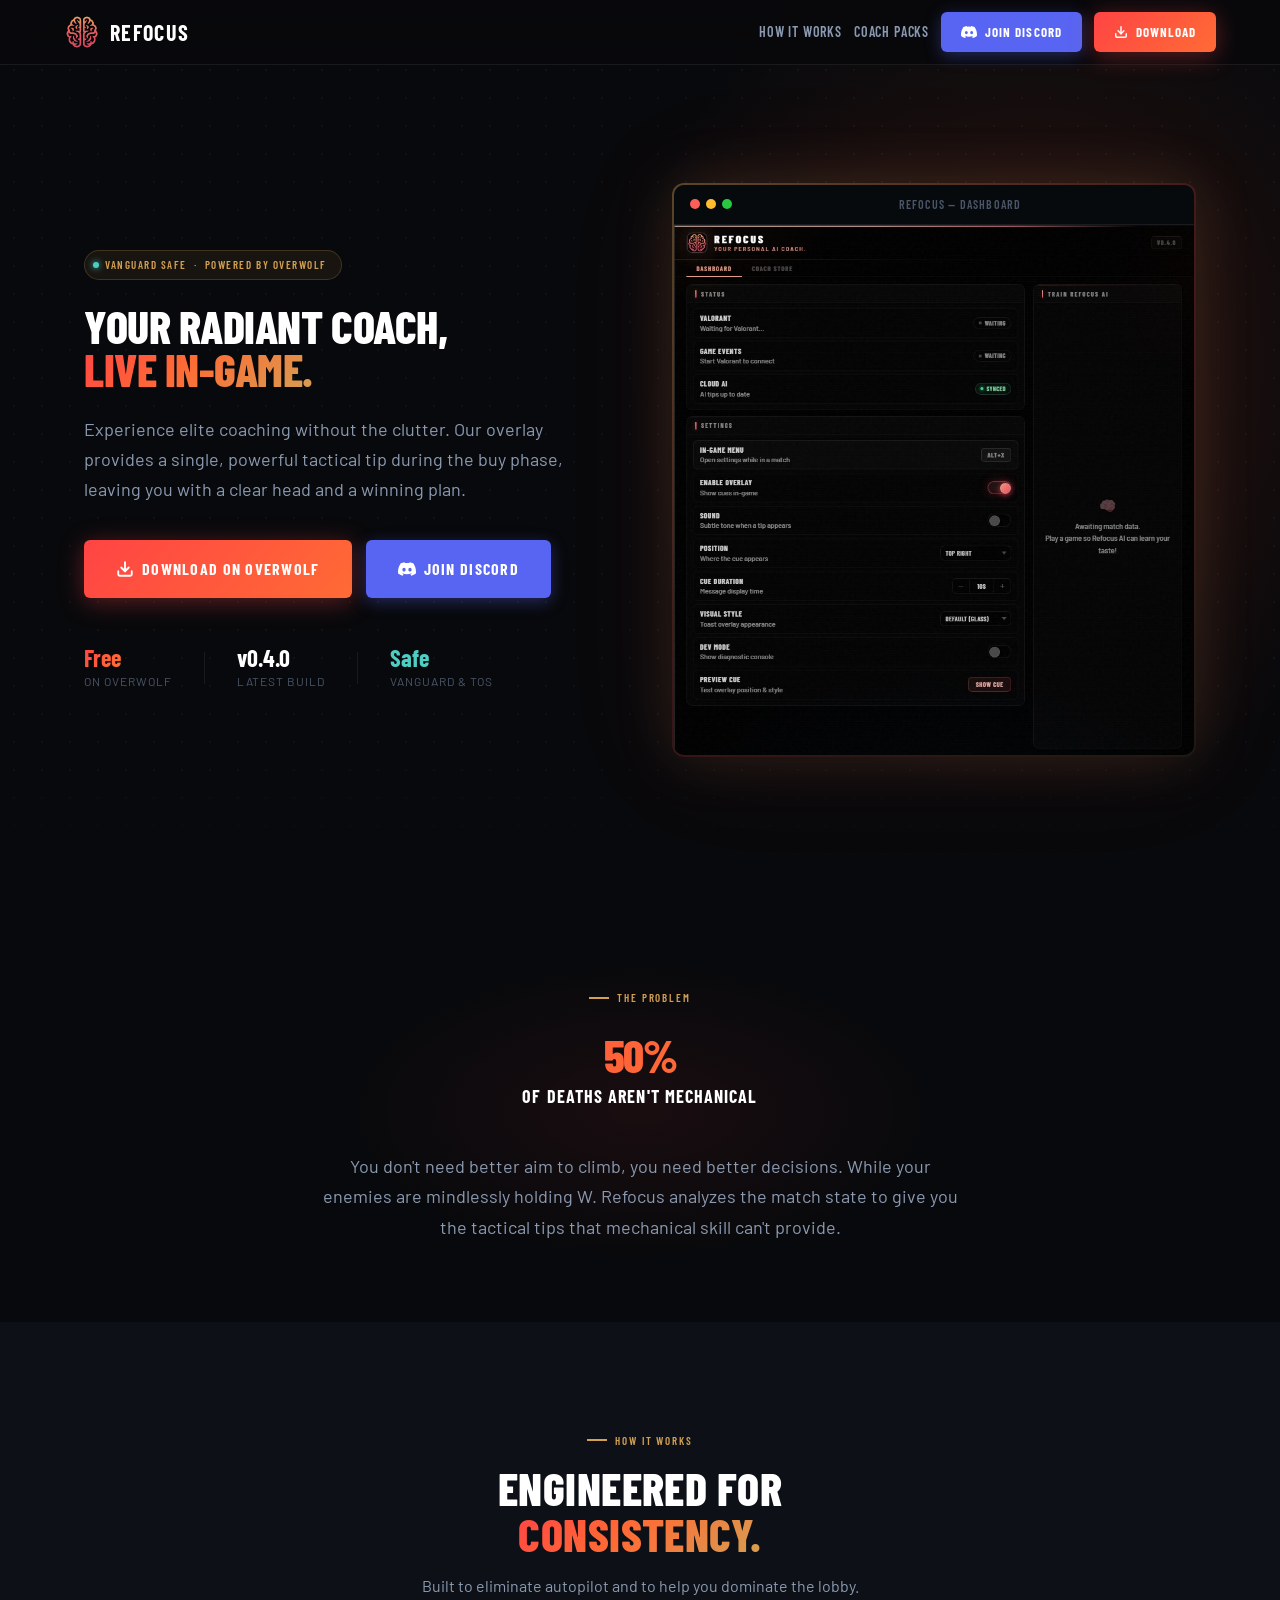
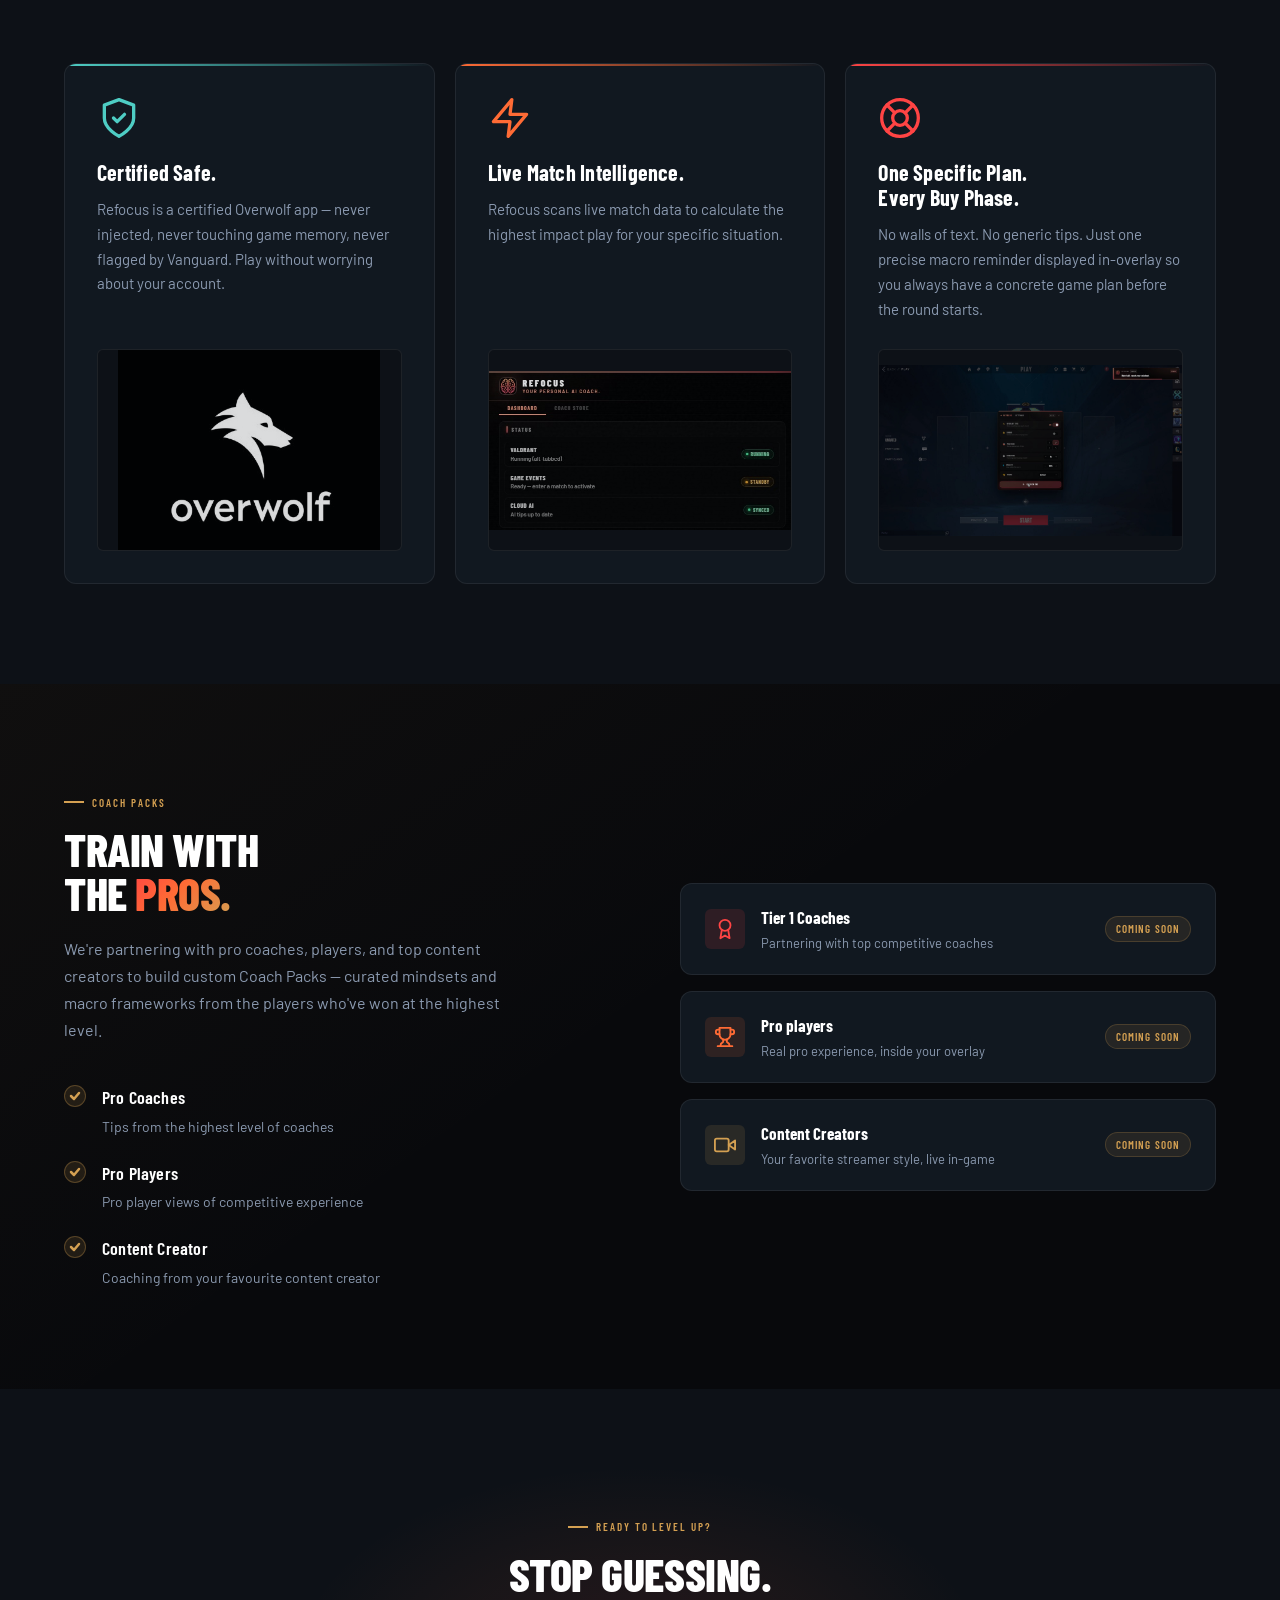
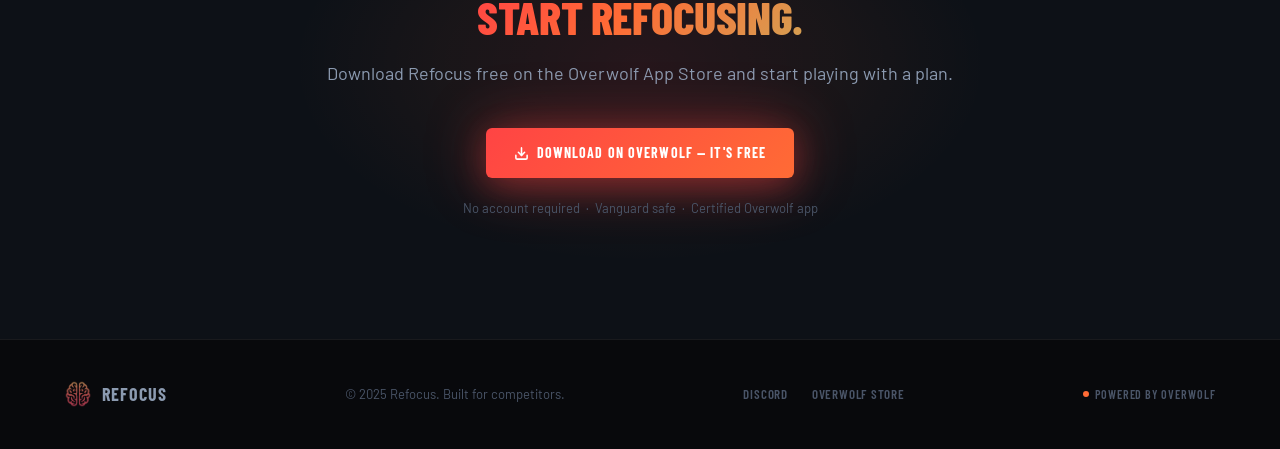
<file: index.html>
<!DOCTYPE html>
<html lang="en">
<head>
  <meta charset="UTF-8">
  <meta name="viewport" content="width=device-width, initial-scale=1.0">
  <title>Refocus — Your Radiant Coach, Live In-Game</title>
  <meta name="description" content="Refocus delivers one precise macro coaching cue every buy phase — a Vanguard-safe Overwolf overlay powered by live match data.">
  <link rel="icon" href="icon.ico" type="image/x-icon">
  <link rel="stylesheet" href="fonts.css">
  <style>
    /* ─── Reset & Base ─────────────────────────────────────────────── */
    *, *::before, *::after {
      box-sizing: border-box;
      margin: 0;
      padding: 0;
    }

    :root {
      --bg-primary:    #08090c;
      --bg-secondary:  #0d1117;
      --bg-card:       #111820;
      --bg-card-alt:   #0f141c;
      --accent-fire:   #ff4444;
      --accent-orange: #ff6b35;
      --accent-gold:   #d4a052;
      --accent-cyan:   #4ecdc4;
      --text-primary:  #ffffff;
      --text-secondary:#8b9ab0;
      --text-muted:    #4a5568;
      --border:        rgba(255, 255, 255, 0.07);
      --border-gold:   rgba(212, 160, 82, 0.3);
      --glow-red:      rgba(255, 68, 68, 0.25);
      --glow-orange:   rgba(255, 107, 53, 0.20);
      --glow-gold:     rgba(212, 160, 82, 0.15);
      --radius-sm:     6px;
      --radius-md:     12px;
      --radius-lg:     20px;
      --transition:    all 0.22s cubic-bezier(0.4, 0, 0.2, 1);
      --max-width:     1200px;
    }

    html {
      scroll-behavior: smooth;
    }

    body {
      font-family: 'Barlow', system-ui, -apple-system, sans-serif;
      font-weight: 400;
      background-color: var(--bg-primary);
      color: var(--text-primary);
      line-height: 1.6;
      overflow-x: hidden;
      -webkit-font-smoothing: antialiased;
    }

    /* ─── Utility ───────────────────────────────────────────────────── */
    .container {
      max-width: var(--max-width);
      margin: 0 auto;
      padding: 0 24px;
    }

    .gradient-text {
      background: linear-gradient(135deg, #ff4444 0%, #ff6b35 45%, #d4a052 100%);
      -webkit-background-clip: text;
      -webkit-text-fill-color: transparent;
      background-clip: text;
    }

    .section-label {
      font-family: 'Barlow Condensed', sans-serif;
      font-weight: 600;
      font-size: 11px;
      letter-spacing: 0.18em;
      text-transform: uppercase;
      color: var(--accent-gold);
      display: inline-flex;
      align-items: center;
      gap: 8px;
    }

    .section-label::before {
      content: '';
      display: inline-block;
      width: 20px;
      height: 2px;
      background: var(--accent-gold);
      flex-shrink: 0;
    }

    .btn {
      display: inline-flex;
      align-items: center;
      gap: 8px;
      font-family: 'Barlow Condensed', sans-serif;
      font-weight: 700;
      font-size: 15px;
      letter-spacing: 0.08em;
      text-transform: uppercase;
      text-decoration: none;
      padding: 14px 28px;
      border-radius: var(--radius-sm);
      border: none;
      cursor: pointer;
      transition: var(--transition);
      white-space: nowrap;
    }

    .btn-primary {
      background: linear-gradient(135deg, var(--accent-fire) 0%, var(--accent-orange) 100%);
      color: #fff;
      box-shadow: 0 4px 24px rgba(255, 68, 68, 0.35);
    }

    .btn-primary:hover {
      transform: translateY(-2px);
      box-shadow: 0 8px 40px rgba(255, 68, 68, 0.5);
      filter: brightness(1.08);
    }

    .btn-primary:active {
      transform: translateY(0);
    }

    .btn-ghost {
      background: transparent;
      color: var(--text-secondary);
      border: 1px solid var(--border);
    }

    .btn-ghost:hover {
      border-color: var(--border-gold);
      color: var(--text-primary);
      background: rgba(212, 160, 82, 0.06);
    }

    .btn-discord {
      background: #5865f2;
      color: #fff;
      box-shadow: 0 4px 16px rgba(88, 101, 242, 0.35);
    }

    .btn-discord:hover {
      transform: translateY(-2px);
      box-shadow: 0 8px 28px rgba(88, 101, 242, 0.5);
      filter: brightness(1.1);
    }

    .btn-discord:active {
      transform: translateY(0);
    }

    /* ─── Nav ───────────────────────────────────────────────────────── */
    nav {
      position: fixed;
      top: 0;
      left: 0;
      right: 0;
      z-index: 100;
      background: rgba(8, 9, 12, 0.88);
      backdrop-filter: blur(16px);
      -webkit-backdrop-filter: blur(16px);
      border-bottom: 1px solid var(--border);
    }

    .nav-inner {
      max-width: var(--max-width);
      margin: 0 auto;
      padding: 0 24px;
      height: 64px;
      display: flex;
      align-items: center;
      justify-content: space-between;
    }

    .nav-brand {
      display: flex;
      align-items: center;
      gap: 10px;
      text-decoration: none;
    }

    .nav-logo {
      height: 36px;
      width: auto;
    }

    .nav-wordmark {
      font-family: 'Barlow Condensed', sans-serif;
      font-weight: 700;
      font-size: 22px;
      letter-spacing: 0.06em;
      color: var(--text-primary);
      line-height: 1;
    }

    .nav-actions {
      display: flex;
      align-items: center;
      gap: 12px;
    }

    .nav-link {
      font-family: 'Barlow Condensed', sans-serif;
      font-weight: 600;
      font-size: 14px;
      letter-spacing: 0.06em;
      text-transform: uppercase;
      color: var(--text-secondary);
      text-decoration: none;
      transition: var(--transition);
    }

    .nav-link:hover {
      color: var(--text-primary);
    }

    .nav-btn {
      font-size: 13px;
      padding: 10px 20px;
    }

    /* ─── Hero ──────────────────────────────────────────────────────── */
    #hero {
      position: relative;
      min-height: 100vh;
      display: flex;
      align-items: center;
      padding: 120px 0 80px;
      overflow: hidden;
    }

    .hero-bg {
      position: absolute;
      inset: 0;
      pointer-events: none;
    }

    .hero-bg::before {
      content: '';
      position: absolute;
      inset: 0;
      background-image: radial-gradient(circle, rgba(255,255,255,0.035) 1px, transparent 1px);
      background-size: 28px 28px;
    }

    .hero-bg::after {
      content: '';
      position: absolute;
      top: 0;
      right: 0;
      width: 65%;
      height: 100%;
      background: radial-gradient(ellipse 70% 70% at 70% 40%, rgba(255, 68, 68, 0.09) 0%, rgba(255, 107, 53, 0.05) 40%, transparent 70%);
    }

    .hero-glow-bottom {
      position: absolute;
      bottom: 0;
      left: 0;
      right: 0;
      height: 200px;
      background: linear-gradient(to top, var(--bg-primary), transparent);
    }

    .hero-inner {
      position: relative;
      z-index: 1;
      display: grid;
      grid-template-columns: 1fr 1fr;
      gap: 64px;
      align-items: center;
    }

    .hero-pill {
      display: inline-flex;
      align-items: center;
      gap: 6px;
      background: rgba(212, 160, 82, 0.08);
      border: 1px solid rgba(212, 160, 82, 0.22);
      border-radius: 40px;
      padding: 5px 14px 5px 8px;
      margin-bottom: 24px;
    }

    .hero-pill-dot {
      width: 6px;
      height: 6px;
      border-radius: 50%;
      background: var(--accent-cyan);
      box-shadow: 0 0 6px var(--accent-cyan);
      animation: pulse-dot 2s ease-in-out infinite;
    }

    @keyframes pulse-dot {
      0%, 100% { opacity: 1; }
      50% { opacity: 0.4; }
    }

    .hero-pill-text {
      font-family: 'Barlow Condensed', sans-serif;
      font-weight: 600;
      font-size: 11px;
      letter-spacing: 0.14em;
      text-transform: uppercase;
      color: var(--accent-gold);
    }

    .hero-heading {
      font-family: 'Barlow Condensed', sans-serif;
      font-weight: 800;
      font-size: clamp(32px, 4vw, 46px);
      line-height: 0.95;
      letter-spacing: -0.01em;
      text-transform: uppercase;
      margin-bottom: 24px;
    }

    .hero-sub {
      font-family: 'Barlow', sans-serif;
      font-weight: 400;
      font-size: 18px;
      color: var(--text-secondary);
      line-height: 1.65;
      max-width: 480px;
      margin-bottom: 36px;
    }

    .hero-actions {
      display: flex;
      align-items: center;
      flex-wrap: wrap;
      gap: 14px;
      margin-bottom: 48px;
    }

    .hero-btn-primary {
      font-size: 16px;
      padding: 16px 32px;
    }

    .hero-scroll-link {
      font-family: 'Barlow Condensed', sans-serif;
      font-weight: 600;
      font-size: 14px;
      letter-spacing: 0.06em;
      color: var(--text-secondary);
      text-decoration: none;
      display: flex;
      align-items: center;
      gap: 6px;
      transition: var(--transition);
    }

    .hero-scroll-link:hover {
      color: var(--accent-gold);
    }

    .hero-stats {
      display: flex;
      align-items: center;
      gap: 32px;
    }

    .hero-stat {
      display: flex;
      flex-direction: column;
      gap: 2px;
    }

    .hero-stat-value {
      font-family: 'Barlow Condensed', sans-serif;
      font-weight: 700;
      font-size: 24px;
      color: var(--text-primary);
      line-height: 1;
    }

    .hero-stat-label {
      font-family: 'Barlow', sans-serif;
      font-size: 12px;
      color: var(--text-muted);
      text-transform: uppercase;
      letter-spacing: 0.08em;
    }

    .hero-stat-divider {
      width: 1px;
      height: 32px;
      background: var(--border);
    }

    /* Hero mockup */
    .hero-visual {
      position: relative;
      display: flex;
      justify-content: center;
    }

    .hero-mockup-wrap {
      position: relative;
      border-radius: var(--radius-md);
      padding: 2px;
      background: linear-gradient(135deg, rgba(212,160,82,0.4) 0%, rgba(255,68,68,0.2) 50%, rgba(212,160,82,0.1) 100%);
      box-shadow: 0 0 60px rgba(212, 160, 82, 0.15), 0 0 120px rgba(255, 68, 68, 0.08);
      animation: float 5s ease-in-out infinite;
    }

    @keyframes float {
      0%, 100% { transform: translateY(0px); }
      50% { transform: translateY(-10px); }
    }

    .hero-mockup-inner {
      background: var(--bg-card);
      border-radius: calc(var(--radius-md) - 2px);
      overflow: hidden;
    }

    .hero-mockup-bar {
      background: rgba(0,0,0,0.6);
      padding: 10px 16px;
      display: flex;
      align-items: center;
      gap: 10px;
      border-bottom: 1px solid var(--border);
    }

    .mockup-dots {
      display: flex;
      gap: 6px;
    }

    .mockup-dot {
      width: 10px;
      height: 10px;
      border-radius: 50%;
    }

    .mockup-dot:nth-child(1) { background: #ff5f57; }
    .mockup-dot:nth-child(2) { background: #febc2e; }
    .mockup-dot:nth-child(3) { background: #28c840; }

    .mockup-bar-title {
      font-family: 'Barlow Condensed', sans-serif;
      font-size: 12px;
      font-weight: 600;
      color: var(--text-muted);
      letter-spacing: 0.1em;
      text-transform: uppercase;
      margin-left: auto;
      margin-right: auto;
    }

    .hero-mockup-img {
      width: 100%;
      max-width: 520px;
      height: auto;
      display: block;
    }

    .hero-mockup-glow {
      position: absolute;
      inset: -30px;
      border-radius: 50%;
      background: radial-gradient(circle, rgba(255,68,68,0.08) 0%, transparent 70%);
      z-index: -1;
      pointer-events: none;
    }

    /* ─── Section Shared ────────────────────────────────────────────── */
    section {
      padding: 100px 0;
    }

    /* ─── Problem ───────────────────────────────────────────────────── */
    #problem {
      position: relative;
      overflow: hidden;
      text-align: center;
      padding: 80px 0;
    }

    #problem::before {
      content: '';
      position: absolute;
      top: -1px;
      left: 0;
      right: 0;
      height: 1px;
      background: linear-gradient(90deg, transparent, rgba(255,68,68,0.3), transparent);
    }

    #problem::after {
      content: '';
      position: absolute;
      bottom: -1px;
      left: 0;
      right: 0;
      height: 1px;
      background: linear-gradient(90deg, transparent, rgba(255,68,68,0.3), transparent);
    }

    .problem-bg-glow {
      position: absolute;
      top: 50%;
      left: 50%;
      transform: translate(-50%, -50%);
      width: 600px;
      height: 300px;
      background: radial-gradient(ellipse, rgba(255,68,68,0.07) 0%, transparent 70%);
      pointer-events: none;
    }

    .problem-inner {
      position: relative;
      z-index: 1;
      max-width: 820px;
      margin: 0 auto;
    }

    .problem-stat-block {
      margin: 28px 0 40px;
    }

    .problem-stat-number {
      font-family: 'Barlow Condensed', sans-serif;
      font-weight: 800;
      font-size: clamp(32px, 4vw, 46px);
      line-height: 0.85;
      letter-spacing: -0.04em;
      background: linear-gradient(135deg, #ff4444 0%, #ff6b35 60%, #d4a052 100%);
      -webkit-background-clip: text;
      -webkit-text-fill-color: transparent;
      background-clip: text;
    }

    .problem-stat-label {
      font-family: 'Barlow Condensed', sans-serif;
      font-weight: 700;
      font-size: clamp(14px, 1.5vw, 18px);
      letter-spacing: 0.06em;
      text-transform: uppercase;
      color: var(--text-primary);
      margin-top: 8px;
    }

    .problem-body {
      font-size: 18px;
      color: var(--text-secondary);
      line-height: 1.7;
      max-width: 640px;
      margin: 0 auto;
    }

    .problem-body strong {
      color: var(--text-primary);
      font-weight: 500;
    }

    /* ─── Solution ──────────────────────────────────────────────────── */
    #solution {
      background: var(--bg-secondary);
      position: relative;
    }

    .solution-header {
      text-align: center;
      margin-bottom: 64px;
    }

    .solution-heading {
      font-family: 'Barlow Condensed', sans-serif;
      font-weight: 800;
      font-size: clamp(32px, 4vw, 46px);
      text-transform: uppercase;
      letter-spacing: 0.01em;
      line-height: 1;
      margin-top: 16px;
    }

    .solution-sub {
      font-size: 16px;
      color: var(--text-secondary);
      margin-top: 16px;
      max-width: 500px;
      margin-left: auto;
      margin-right: auto;
    }

    .cards-grid {
      display: grid;
      grid-template-columns: repeat(3, 1fr);
      gap: 20px;
    }

    .card {
      background: var(--bg-card);
      border: 1px solid var(--border);
      border-radius: var(--radius-md);
      padding: 32px;
      position: relative;
      overflow: hidden;
      transition: var(--transition);
      display: flex;
      flex-direction: column;
    }

    .card:hover {
      border-color: var(--border-gold);
      transform: translateY(-4px);
      box-shadow: 0 16px 40px rgba(0,0,0,0.4), 0 0 0 1px rgba(212,160,82,0.1);
    }

    .card-accent-line {
      position: absolute;
      top: 0;
      left: 0;
      right: 0;
      height: 2px;
      border-radius: var(--radius-md) var(--radius-md) 0 0;
    }

    .card-cyan .card-accent-line  { background: linear-gradient(90deg, var(--accent-cyan), transparent); }
    .card-orange .card-accent-line { background: linear-gradient(90deg, var(--accent-orange), transparent); }
    .card-fire .card-accent-line  { background: linear-gradient(90deg, var(--accent-fire), transparent); }

    .card-icon {
      width: 44px;
      height: 44px;
      margin-bottom: 20px;
      flex-shrink: 0;
    }

    .card-icon-cyan  { color: var(--accent-cyan); }
    .card-icon-orange { color: var(--accent-orange); }
    .card-icon-fire  { color: var(--accent-fire); }

    .card-title {
      font-family: 'Barlow Condensed', sans-serif;
      font-weight: 700;
      font-size: 22px;
      letter-spacing: 0.01em;
      line-height: 1.15;
      margin-bottom: 12px;
      color: var(--text-primary);
    }

    .card-body {
      font-size: 15px;
      color: var(--text-secondary);
      line-height: 1.65;
      flex: 1;
    }

    .card-mockup {
      margin-top: 28px;
      border-radius: var(--radius-sm);
      overflow: hidden;
      border: 1px solid var(--border);
      background: var(--bg-secondary);
    }

    .card-mockup img {
      width: 100%;
      height: 200px;
      object-fit: contain;
      object-position: center;
      display: block;
      opacity: 0.85;
      transition: var(--transition);
    }

    .card:hover .card-mockup img {
      opacity: 1;
    }

    /* ─── Partners ──────────────────────────────────────────────────── */
    #partners {
      position: relative;
      overflow: hidden;
    }

    .partners-bg {
      position: absolute;
      inset: 0;
      background: linear-gradient(145deg, rgba(212,160,82,0.04) 0%, transparent 50%);
      pointer-events: none;
    }

    .partners-inner {
      position: relative;
      z-index: 1;
      display: grid;
      grid-template-columns: 1fr 1fr;
      gap: 80px;
      align-items: center;
    }

    .partners-heading {
      font-family: 'Barlow Condensed', sans-serif;
      font-weight: 800;
      font-size: clamp(32px, 4vw, 46px);
      text-transform: uppercase;
      line-height: 0.95;
      letter-spacing: -0.01em;
      margin: 16px 0 20px;
    }

    .partners-body {
      font-size: 16px;
      color: var(--text-secondary);
      line-height: 1.7;
      max-width: 440px;
    }

    .partners-features {
      list-style: none;
      margin-top: 40px;
      display: flex;
      flex-direction: column;
      gap: 20px;
    }

    .feature-item {
      display: flex;
      align-items: flex-start;
      gap: 16px;
    }

    .feature-check {
      width: 22px;
      height: 22px;
      border-radius: 50%;
      background: rgba(212,160,82,0.12);
      border: 1px solid rgba(212,160,82,0.3);
      display: flex;
      align-items: center;
      justify-content: center;
      flex-shrink: 0;
      margin-top: 2px;
    }

    .feature-check svg {
      width: 12px;
      height: 12px;
      color: var(--accent-gold);
    }

    .feature-text {
      font-family: 'Barlow Condensed', sans-serif;
      font-weight: 600;
      font-size: 18px;
      color: var(--text-primary);
      letter-spacing: 0.01em;
    }

    .feature-sub {
      display: block;
      font-family: 'Barlow', sans-serif;
      font-weight: 400;
      font-size: 14px;
      color: var(--text-secondary);
      margin-top: 4px;
      letter-spacing: 0;
    }

    /* Feature card on right for partners */
    .partners-cards {
      display: flex;
      flex-direction: column;
      gap: 16px;
    }

    .partner-card {
      background: var(--bg-card);
      border: 1px solid var(--border);
      border-radius: var(--radius-md);
      padding: 20px 24px;
      display: flex;
      align-items: center;
      gap: 16px;
      transition: var(--transition);
    }

    .partner-card:hover {
      border-color: var(--border-gold);
      transform: translateX(4px);
    }

    .partner-card-icon {
      width: 40px;
      height: 40px;
      border-radius: var(--radius-sm);
      display: flex;
      align-items: center;
      justify-content: center;
      flex-shrink: 0;
    }

    .partner-card-icon svg {
      width: 22px;
      height: 22px;
    }

    .partner-card-icon.fire   { background: rgba(255,68,68,0.12);  color: var(--accent-fire); }
    .partner-card-icon.orange { background: rgba(255,107,53,0.12); color: var(--accent-orange); }
    .partner-card-icon.gold   { background: rgba(212,160,82,0.12); color: var(--accent-gold); }

    .partner-card-title {
      font-family: 'Barlow Condensed', sans-serif;
      font-weight: 700;
      font-size: 17px;
      color: var(--text-primary);
    }

    .partner-card-sub {
      font-size: 13px;
      color: var(--text-secondary);
      margin-top: 2px;
    }

    .partner-badge {
      margin-left: auto;
      font-family: 'Barlow Condensed', sans-serif;
      font-weight: 600;
      font-size: 11px;
      letter-spacing: 0.1em;
      text-transform: uppercase;
      padding: 3px 10px;
      border-radius: 40px;
      background: rgba(212,160,82,0.1);
      border: 1px solid rgba(212,160,82,0.2);
      color: var(--accent-gold);
      flex-shrink: 0;
    }

    /* ─── CTA ───────────────────────────────────────────────────────── */
    #cta {
      position: relative;
      text-align: center;
      overflow: hidden;
      background: var(--bg-secondary);
      padding: 120px 0;
    }

    #cta::before {
      content: '';
      position: absolute;
      top: -1px;
      left: 0;
      right: 0;
      height: 1px;
      background: linear-gradient(90deg, transparent, rgba(212,160,82,0.3), transparent);
    }

    .cta-glow {
      position: absolute;
      top: 50%;
      left: 50%;
      transform: translate(-50%, -50%);
      width: 700px;
      height: 400px;
      background: radial-gradient(ellipse, rgba(255,68,68,0.1) 0%, rgba(255,107,53,0.05) 40%, transparent 70%);
      pointer-events: none;
    }

    .cta-inner {
      position: relative;
      z-index: 1;
      max-width: 640px;
      margin: 0 auto;
    }

    .cta-heading {
      font-family: 'Barlow Condensed', sans-serif;
      font-weight: 800;
      font-size: clamp(32px, 4vw, 46px);
      text-transform: uppercase;
      line-height: 0.95;
      letter-spacing: -0.01em;
      margin: 16px 0 20px;
    }

    .cta-sub {
      font-size: 18px;
      color: var(--text-secondary);
      margin-bottom: 40px;
      line-height: 1.6;
    }

    .cta-btn {
      font-size: 14px;
      padding: 14px 28px;
      border-radius: var(--radius-sm);
      box-shadow: 0 0 60px rgba(255, 68, 68, 0.4), 0 8px 32px rgba(255, 68, 68, 0.3);
    }

    .cta-btn:hover {
      box-shadow: 0 0 80px rgba(255, 68, 68, 0.55), 0 12px 48px rgba(255, 68, 68, 0.4);
    }

    .cta-fine {
      margin-top: 20px;
      font-size: 13px;
      color: var(--text-muted);
    }

    /* ─── Footer ────────────────────────────────────────────────────── */
    footer {
      background: var(--bg-primary);
      border-top: 1px solid var(--border);
      padding: 40px 0;
    }

    .footer-inner {
      display: flex;
      align-items: center;
      justify-content: space-between;
      flex-wrap: wrap;
      gap: 20px;
    }

    .footer-brand {
      display: flex;
      align-items: center;
      gap: 10px;
      text-decoration: none;
    }

    .footer-logo {
      height: 28px;
      width: auto;
      opacity: 0.75;
    }

    .footer-wordmark {
      font-family: 'Barlow Condensed', sans-serif;
      font-weight: 700;
      font-size: 18px;
      letter-spacing: 0.06em;
      color: var(--text-secondary);
    }

    .footer-copy {
      font-size: 13px;
      color: var(--text-muted);
    }

    .footer-links {
      display: flex;
      align-items: center;
      gap: 24px;
    }

    .footer-link {
      font-family: 'Barlow Condensed', sans-serif;
      font-weight: 600;
      font-size: 13px;
      letter-spacing: 0.06em;
      text-transform: uppercase;
      color: var(--text-muted);
      text-decoration: none;
      transition: var(--transition);
    }

    .footer-link:hover {
      color: var(--text-secondary);
    }

    .footer-overwolf {
      display: flex;
      align-items: center;
      gap: 6px;
      font-family: 'Barlow Condensed', sans-serif;
      font-weight: 600;
      font-size: 12px;
      letter-spacing: 0.08em;
      text-transform: uppercase;
      color: var(--text-muted);
    }

    .overwolf-badge-dot {
      width: 6px;
      height: 6px;
      border-radius: 50%;
      background: var(--accent-orange);
    }

    /* ─── Responsive ────────────────────────────────────────────────── */
    @media (max-width: 1024px) {
      .cards-grid {
        grid-template-columns: 1fr 1fr;
      }
      .cards-grid .card:last-child {
        grid-column: 1 / -1;
        max-width: 520px;
        margin: 0 auto;
        width: 100%;
      }
    }

    @media (max-width: 900px) {
      .hero-inner {
        gap: 40px;
      }
      .partners-inner {
        gap: 48px;
      }
      #cta {
        padding: 96px 0;
      }
    }

    @media (max-width: 768px) {
      section { padding: 72px 0; }
      #problem { padding: 64px 0; }
      #cta { padding: 88px 0; }

      .nav-link { display: none; }

      .hero-inner {
        grid-template-columns: 1fr;
        gap: 48px;
      }

      .hero-visual { order: -1; }

      .hero-mockup-img {
        max-width: 100%;
      }

      .cards-grid {
        grid-template-columns: 1fr;
      }

      .cards-grid .card:last-child {
        max-width: 100%;
      }

      .partners-inner {
        grid-template-columns: 1fr;
        gap: 48px;
      }

      .hero-stats {
        gap: 20px;
      }

      .hero-stat-divider {
        height: 20px;
      }

      .footer-inner {
        flex-direction: column;
        align-items: flex-start;
        gap: 16px;
      }

      .footer-links {
        gap: 16px;
      }
    }

    @media (max-width: 600px) {
      .nav-btn {
        padding: 8px 14px;
        font-size: 12px;
      }
      .nav-actions .btn-discord {
        display: none;
      }
    }

    @media (max-width: 480px) {
      .container { padding: 0 16px; }

      .hero-pill-text { font-size: 10px; }

      .hero-stats {
        flex-direction: column;
        align-items: flex-start;
        gap: 12px;
      }

      .hero-stat-divider {
        display: none;
      }

      .hero-actions {
        flex-direction: column;
        align-items: flex-start;
      }
    }
  </style>
</head>
<body>

  <!-- ─── Navigation ──────────────────────────────────────────────── -->
  <nav>
    <div class="nav-inner">
      <a href="#" class="nav-brand">
        <img src="logo.png" alt="Refocus Logo" class="nav-logo">
        <span class="nav-wordmark">REFOCUS</span>
      </a>
      <div class="nav-actions">
        <a href="#solution" class="nav-link">How It Works</a>
        <a href="#partners" class="nav-link">Coach Packs</a>
        <a href="https://discord.gg/zeZef2rAJW" class="btn btn-discord nav-btn" target="_blank" rel="noopener">
          <svg width="16" height="16" viewBox="0 0 24 24" fill="currentColor" xmlns="http://www.w3.org/2000/svg"><path d="M20.317 4.37a19.791 19.791 0 0 0-4.885-1.515.074.074 0 0 0-.079.037c-.21.375-.444.864-.608 1.25a18.27 18.27 0 0 0-5.487 0 12.64 12.64 0 0 0-.617-1.25.077.077 0 0 0-.079-.037A19.736 19.736 0 0 0 3.677 4.37a.07.07 0 0 0-.032.027C.533 9.046-.32 13.58.099 18.057a.082.082 0 0 0 .031.057 19.9 19.9 0 0 0 5.993 3.03.078.078 0 0 0 .084-.028c.462-.63.874-1.295 1.226-1.994a.076.076 0 0 0-.041-.106 13.107 13.107 0 0 1-1.872-.892.077.077 0 0 1-.008-.128 10.2 10.2 0 0 0 .372-.292.074.074 0 0 1 .077-.01c3.928 1.793 8.18 1.793 12.062 0a.074.074 0 0 1 .078.01c.12.098.246.198.373.292a.077.077 0 0 1-.006.127 12.299 12.299 0 0 1-1.873.892.077.077 0 0 0-.041.107c.36.698.772 1.362 1.225 1.993a.076.076 0 0 0 .084.028 19.839 19.839 0 0 0 6.002-3.03.077.077 0 0 0 .032-.054c.5-5.177-.838-9.674-3.549-13.66a.061.061 0 0 0-.031-.03zM8.02 15.33c-1.183 0-2.157-1.085-2.157-2.419 0-1.333.956-2.419 2.157-2.419 1.21 0 2.176 1.096 2.157 2.42 0 1.333-.956 2.418-2.157 2.418zm7.975 0c-1.183 0-2.157-1.085-2.157-2.419 0-1.333.955-2.419 2.157-2.419 1.21 0 2.176 1.096 2.157 2.42 0 1.333-.946 2.418-2.157 2.418z"/></svg>
          Join Discord
        </a>
        <a href="https://www.overwolf.com/app/refocus" class="btn btn-primary nav-btn" target="_blank" rel="noopener">
          <svg width="14" height="14" viewBox="0 0 24 24" fill="none" stroke="currentColor" stroke-width="2.5" stroke-linecap="round" stroke-linejoin="round"><path d="M21 15v4a2 2 0 0 1-2 2H5a2 2 0 0 1-2-2v-4"/><polyline points="7 10 12 15 17 10"/><line x1="12" y1="15" x2="12" y2="3"/></svg>
          Download
        </a>
      </div>
    </div>
  </nav>

  <!-- ─── Hero ────────────────────────────────────────────────────── -->
  <section id="hero">
    <div class="hero-bg">
      <div class="hero-glow-bottom"></div>
    </div>
    <div class="container">
      <div class="hero-inner">

        <div class="hero-content">
          <div class="hero-pill">
            <div class="hero-pill-dot"></div>
            <span class="hero-pill-text">Vanguard Safe &nbsp;·&nbsp; Powered by Overwolf</span>
          </div>

          <h1 class="hero-heading">
            Your Radiant Coach,<br>
            <span class="gradient-text">Live In-Game.</span>
          </h1>

          <p class="hero-sub">
            Experience elite coaching without the clutter. Our overlay provides a single, powerful tactical tip during the buy phase, leaving you with a clear head and a winning plan.
          </p>

          <div class="hero-actions">
            <a href="https://www.overwolf.com/app/refocus" class="btn btn-primary hero-btn-primary" target="_blank" rel="noopener">
              <svg width="18" height="18" viewBox="0 0 24 24" fill="none" stroke="currentColor" stroke-width="2.5" stroke-linecap="round" stroke-linejoin="round"><path d="M21 15v4a2 2 0 0 1-2 2H5a2 2 0 0 1-2-2v-4"/><polyline points="7 10 12 15 17 10"/><line x1="12" y1="15" x2="12" y2="3"/></svg>
              Download on Overwolf
            </a>
            <a href="https://discord.gg/zeZef2rAJW" class="btn btn-discord hero-btn-primary" target="_blank" rel="noopener">
              <svg width="18" height="18" viewBox="0 0 24 24" fill="currentColor" xmlns="http://www.w3.org/2000/svg"><path d="M20.317 4.37a19.791 19.791 0 0 0-4.885-1.515.074.074 0 0 0-.079.037c-.21.375-.444.864-.608 1.25a18.27 18.27 0 0 0-5.487 0 12.64 12.64 0 0 0-.617-1.25.077.077 0 0 0-.079-.037A19.736 19.736 0 0 0 3.677 4.37a.07.07 0 0 0-.032.027C.533 9.046-.32 13.58.099 18.057a.082.082 0 0 0 .031.057 19.9 19.9 0 0 0 5.993 3.03.078.078 0 0 0 .084-.028c.462-.63.874-1.295 1.226-1.994a.076.076 0 0 0-.041-.106 13.107 13.107 0 0 1-1.872-.892.077.077 0 0 1-.008-.128 10.2 10.2 0 0 0 .372-.292.074.074 0 0 1 .077-.01c3.928 1.793 8.18 1.793 12.062 0a.074.074 0 0 1 .078.01c.12.098.246.198.373.292a.077.077 0 0 1-.006.127 12.299 12.299 0 0 1-1.873.892.077.077 0 0 0-.041.107c.36.698.772 1.362 1.225 1.993a.076.076 0 0 0 .084.028 19.839 19.839 0 0 0 6.002-3.03.077.077 0 0 0 .032-.054c.5-5.177-.838-9.674-3.549-13.66a.061.061 0 0 0-.031-.03zM8.02 15.33c-1.183 0-2.157-1.085-2.157-2.419 0-1.333.956-2.419 2.157-2.419 1.21 0 2.176 1.096 2.157 2.42 0 1.333-.956 2.418-2.157 2.418zm7.975 0c-1.183 0-2.157-1.085-2.157-2.419 0-1.333.955-2.419 2.157-2.419 1.21 0 2.176 1.096 2.157 2.42 0 1.333-.946 2.418-2.157 2.418z"/></svg>
              Join Discord
            </a>
          </div>

          <div class="hero-stats">
            <div class="hero-stat">
              <span class="hero-stat-value gradient-text">Free</span>
              <span class="hero-stat-label">On Overwolf</span>
            </div>
            <div class="hero-stat-divider"></div>
            <div class="hero-stat">
              <span class="hero-stat-value">v0.4.0</span>
              <span class="hero-stat-label">Latest Build</span>
            </div>
            <div class="hero-stat-divider"></div>
            <div class="hero-stat">
              <span class="hero-stat-value" style="color:var(--accent-cyan)">Safe</span>
              <span class="hero-stat-label">Vanguard &amp; TOS</span>
            </div>
          </div>
        </div>

        <div class="hero-visual">
          <div class="hero-mockup-wrap">
            <div class="hero-mockup-inner">
              <div class="hero-mockup-bar">
                <div class="mockup-dots">
                  <div class="mockup-dot"></div>
                  <div class="mockup-dot"></div>
                  <div class="mockup-dot"></div>
                </div>
                <span class="mockup-bar-title">REFOCUS — DASHBOARD</span>
              </div>
              <img src="launcher.jpg" alt="Refocus Dashboard" class="hero-mockup-img">
            </div>
          </div>
          <div class="hero-mockup-glow"></div>
        </div>

      </div>
    </div>
  </section>

  <!-- ─── Problem ─────────────────────────────────────────────────── -->
  <section id="problem">
    <div class="problem-bg-glow"></div>
    <div class="container">
      <div class="problem-inner">
        <span class="section-label">The Problem</span>
        <div class="problem-stat-block">
          <div class="problem-stat-number">50%</div>
          <div class="problem-stat-label">Of deaths aren't mechanical</div>
        </div>
        <p class="problem-body">
          You don't need better aim to climb, you need better decisions. While your enemies are mindlessly holding W. Refocus analyzes the match state to give you the tactical tips that mechanical skill can't provide.
        </p>
      </div>
    </div>
  </section>

  <!-- ─── Solution ────────────────────────────────────────────────── -->
  <section id="solution">
    <div class="container">
      <div class="solution-header">
        <span class="section-label">How It Works</span>
        <h2 class="solution-heading">ENGINEERED FOR <br><span class="gradient-text">CONSISTENCY.</span></h2>
        <p class="solution-sub">Built to eliminate autopilot and to help you dominate the lobby.</p>
      </div>

      <div class="cards-grid">

        <!-- Card 1: Vanguard Safe -->
        <div class="card card-cyan">
          <div class="card-accent-line"></div>
          <svg class="card-icon card-icon-cyan" viewBox="0 0 24 24" fill="none" stroke="currentColor" stroke-width="1.8" stroke-linecap="round" stroke-linejoin="round">
            <path d="M12 22s8-4 8-10V5l-8-3-8 3v7c0 6 8 10 8 10z"/>
            <polyline points="9 12 11 14 15 10"/>
          </svg>
          <h3 class="card-title">Certified Safe.</h3>
          <p class="card-body">
            Refocus is a certified Overwolf app — never injected, never touching game memory, never flagged by Vanguard. Play without worrying about your account.
          </p>
          <div class="card-mockup">
            <img src="overwolf.jpg" alt="In-Game Settings Panel">
          </div>
        </div>

        <!-- Card 2: Live Match Data -->
        <div class="card card-orange">
          <div class="card-accent-line"></div>
          <svg class="card-icon card-icon-orange" viewBox="0 0 24 24" fill="none" stroke="currentColor" stroke-width="1.8" stroke-linecap="round" stroke-linejoin="round">
            <polygon points="13 2 3 14 12 14 11 22 21 10 12 10 13 2"/>
          </svg>
          <h3 class="card-title">Live Match Intelligence.</h3>
          <p class="card-body">
            Refocus scans live match data to calculate the highest impact play for your specific situation.
          </p>
          <div class="card-mockup">
            <img src="data.jpg" alt="Live Match Data">
          </div>
        </div>

        <!-- Card 3: One Call Per Round -->
        <div class="card card-fire">
          <div class="card-accent-line"></div>
          <svg class="card-icon card-icon-fire" viewBox="0 0 24 24" fill="none" stroke="currentColor" stroke-width="1.8" stroke-linecap="round" stroke-linejoin="round">
            <circle cx="12" cy="12" r="10"/>
            <circle cx="12" cy="12" r="4"/>
            <line x1="4.93" y1="4.93" x2="9.17" y2="9.17"/>
            <line x1="14.83" y1="14.83" x2="19.07" y2="19.07"/>
            <line x1="14.83" y1="9.17" x2="19.07" y2="4.93"/>
            <line x1="4.93" y1="19.07" x2="9.17" y2="14.83"/>
          </svg>
          <h3 class="card-title">One Specific Plan.<br>Every Buy Phase.</h3>
          <p class="card-body">
            No walls of text. No generic tips. Just one precise macro reminder displayed in-overlay so you always have a concrete game plan before the round starts.
          </p>
          <div class="card-mockup">
            <img src="tips.jpg" alt="In-Game Overlay Tip">
          </div>
        </div>

      </div>
    </div>
  </section>

  <!-- ─── Partners / Social Proof ─────────────────────────────────── -->
  <section id="partners">
    <div class="partners-bg"></div>
    <div class="container">
      <div class="partners-inner">

        <div class="partners-left">
          <span class="section-label">Coach Packs</span>
          <h2 class="partners-heading">
            Train with<br>the <span class="gradient-text">Pros.</span>
          </h2>
          <p class="partners-body">
            We're partnering with pro coaches, players, and top content creators to build custom Coach Packs — curated mindsets and macro frameworks from the players who've won at the highest level.
          </p>

          <ul class="partners-features">
            <li class="feature-item">
              <div class="feature-check">
                <svg viewBox="0 0 12 12" fill="none" stroke="currentColor" stroke-width="2.5" stroke-linecap="round" stroke-linejoin="round"><polyline points="2 6 5 9 10 3"/></svg>
              </div>
              <div>
                <span class="feature-text">Pro Coaches</span>
                <span class="feature-sub">Tips from the highest level of coaches</span>
              </div>
            </li>
            <li class="feature-item">
              <div class="feature-check">
                <svg viewBox="0 0 12 12" fill="none" stroke="currentColor" stroke-width="2.5" stroke-linecap="round" stroke-linejoin="round"><polyline points="2 6 5 9 10 3"/></svg>
              </div>
              <div>
                <span class="feature-text">Pro Players</span>
                <span class="feature-sub">Pro player views of competitive experience</span>
              </div>
            </li>
            <li class="feature-item">
              <div class="feature-check">
                <svg viewBox="0 0 12 12" fill="none" stroke="currentColor" stroke-width="2.5" stroke-linecap="round" stroke-linejoin="round"><polyline points="2 6 5 9 10 3"/></svg>
              </div>
              <div>
                <span class="feature-text">Content Creator</span>
                <span class="feature-sub">Coaching from your favourite content creator</span>
              </div>
            </li>
          </ul>
        </div>

        <div class="partners-right">
          <div class="partners-cards">

            <div class="partner-card">
              <div class="partner-card-icon fire">
                <svg viewBox="0 0 24 24" fill="none" stroke="currentColor" stroke-width="2" stroke-linecap="round" stroke-linejoin="round"><circle cx="12" cy="8" r="6"/><path d="M15.477 12.89 17 22l-5-3-5 3 1.523-9.11"/></svg>
              </div>
              <div>
                <div class="partner-card-title">Tier 1 Coaches</div>
                <div class="partner-card-sub">Partnering with top competitive coaches</div>
              </div>
              <span class="partner-badge">Coming Soon</span>
            </div>

            <div class="partner-card">
              <div class="partner-card-icon orange">
                <svg viewBox="0 0 24 24" fill="none" stroke="currentColor" stroke-width="2" stroke-linecap="round" stroke-linejoin="round"><path d="M6 9H4.5a2.5 2.5 0 0 1 0-5H6"/><path d="M18 9h1.5a2.5 2.5 0 0 0 0-5H18"/><path d="M4 22h16"/><path d="M10 14.66V17c0 .55-.47.98-.97 1.21C7.85 18.75 7 20.24 7 22"/><path d="M14 14.66V17c0 .55.47.98.97 1.21C16.15 18.75 17 20.24 17 22"/><path d="M18 2H6v7a6 6 0 0 0 12 0V2Z"/></svg>
              </div>
              <div>
                <div class="partner-card-title">Pro players</div>
                <div class="partner-card-sub">Real pro experience, inside your overlay</div>
              </div>
              <span class="partner-badge">Coming Soon</span>
            </div>

            <div class="partner-card">
              <div class="partner-card-icon gold">
                <svg viewBox="0 0 24 24" fill="none" stroke="currentColor" stroke-width="2" stroke-linecap="round" stroke-linejoin="round"><polygon points="23 7 16 12 23 17 23 7"/><rect x="1" y="5" width="15" height="14" rx="2" ry="2"/></svg>
              </div>
              <div>
                <div class="partner-card-title">Content Creators</div>
                <div class="partner-card-sub">Your favorite streamer style, live in-game</div>
              </div>
              <span class="partner-badge">Coming Soon</span>
            </div>

          </div>

        </div>

      </div>
    </div>
  </section>

  <!-- ─── Final CTA ────────────────────────────────────────────────── -->
  <section id="cta">
    <div class="cta-glow"></div>
    <div class="container">
      <div class="cta-inner">
        <span class="section-label" style="justify-content:center">Ready to Level Up?</span>
        <h2 class="cta-heading">
          Stop Guessing.<br>
          <span class="gradient-text">Start Refocusing.</span>
        </h2>
        <p class="cta-sub">Download Refocus free on the Overwolf App Store and start playing with a plan.</p>
        <a href="https://www.overwolf.com/app/refocus" class="btn btn-primary cta-btn" target="_blank" rel="noopener">
          <svg width="15" height="15" viewBox="0 0 24 24" fill="none" stroke="currentColor" stroke-width="2.5" stroke-linecap="round" stroke-linejoin="round"><path d="M21 15v4a2 2 0 0 1-2 2H5a2 2 0 0 1-2-2v-4"/><polyline points="7 10 12 15 17 10"/><line x1="12" y1="15" x2="12" y2="3"/></svg>
          Download on Overwolf — It's Free
        </a>
        <p class="cta-fine">No account required &nbsp;·&nbsp; Vanguard safe &nbsp;·&nbsp; Certified Overwolf app</p>
      </div>
    </div>
  </section>

  <!-- ─── Footer ───────────────────────────────────────────────────── -->
  <footer>
    <div class="container">
      <div class="footer-inner">

        <a href="#" class="footer-brand">
          <img src="logo.png" alt="Refocus" class="footer-logo">
          <span class="footer-wordmark">REFOCUS</span>
        </a>

        <p class="footer-copy">© 2025 Refocus. Built for competitors.</p>

        <div class="footer-links">
          <a href="https://discord.gg/zeZef2rAJW" class="footer-link" target="_blank" rel="noopener">Discord</a>
          <a href="https://www.overwolf.com/app/refocus" class="footer-link" target="_blank" rel="noopener">Overwolf Store</a>
        </div>

        <div class="footer-overwolf">
          <div class="overwolf-badge-dot"></div>
          Powered by Overwolf
        </div>

      </div>
    </div>
  </footer>

</body>
</html>
</file>
<file: fonts.css>
/* Barlow - 400 */
@font-face {
  font-family: 'Barlow';
  font-style: normal;
  font-weight: 400;
  font-display: swap;
  src: url('barlow-400.woff2') format('woff2');
  unicode-range: U+0000-00FF, U+0131, U+0152-0153, U+02BB-02BC, U+02C6, U+02DA, U+02DC, U+0304, U+0308, U+0329, U+2000-206F, U+20AC, U+2122, U+2191, U+2193, U+2212, U+2215, U+FEFF, U+FFFD;
}

/* Barlow - 500 */
@font-face {
  font-family: 'Barlow';
  font-style: normal;
  font-weight: 500;
  font-display: swap;
  src: url('barlow-500.woff2') format('woff2');
  unicode-range: U+0000-00FF, U+0131, U+0152-0153, U+02BB-02BC, U+02C6, U+02DA, U+02DC, U+0304, U+0308, U+0329, U+2000-206F, U+20AC, U+2122, U+2191, U+2193, U+2212, U+2215, U+FEFF, U+FFFD;
}

/* Barlow - 600 */
@font-face {
  font-family: 'Barlow';
  font-style: normal;
  font-weight: 600;
  font-display: swap;
  src: url('barlow-600.woff2') format('woff2');
  unicode-range: U+0000-00FF, U+0131, U+0152-0153, U+02BB-02BC, U+02C6, U+02DA, U+02DC, U+0304, U+0308, U+0329, U+2000-206F, U+20AC, U+2122, U+2191, U+2193, U+2212, U+2215, U+FEFF, U+FFFD;
}

/* Barlow Condensed - 500 */
@font-face {
  font-family: 'Barlow Condensed';
  font-style: normal;
  font-weight: 500;
  font-display: swap;
  src: url('barlow-condensed-500.woff2') format('woff2');
  unicode-range: U+0000-00FF, U+0131, U+0152-0153, U+02BB-02BC, U+02C6, U+02DA, U+02DC, U+0304, U+0308, U+0329, U+2000-206F, U+20AC, U+2122, U+2191, U+2193, U+2212, U+2215, U+FEFF, U+FFFD;
}

/* Barlow Condensed - 600 */
@font-face {
  font-family: 'Barlow Condensed';
  font-style: normal;
  font-weight: 600;
  font-display: swap;
  src: url('barlow-condensed-600.woff2') format('woff2');
  unicode-range: U+0000-00FF, U+0131, U+0152-0153, U+02BB-02BC, U+02C6, U+02DA, U+02DC, U+0304, U+0308, U+0329, U+2000-206F, U+20AC, U+2122, U+2191, U+2193, U+2212, U+2215, U+FEFF, U+FFFD;
}

/* Barlow Condensed - 700 */
@font-face {
  font-family: 'Barlow Condensed';
  font-style: normal;
  font-weight: 700;
  font-display: swap;
  src: url('barlow-condensed-700.woff2') format('woff2');
  unicode-range: U+0000-00FF, U+0131, U+0152-0153, U+02BB-02BC, U+02C6, U+02DA, U+02DC, U+0304, U+0308, U+0329, U+2000-206F, U+20AC, U+2122, U+2191, U+2193, U+2212, U+2215, U+FEFF, U+FFFD;
}

/* Barlow Condensed - 800 */
@font-face {
  font-family: 'Barlow Condensed';
  font-style: normal;
  font-weight: 800;
  font-display: swap;
  src: url('barlow-condensed-800.woff2') format('woff2');
  unicode-range: U+0000-00FF, U+0131, U+0152-0153, U+02BB-02BC, U+02C6, U+02DA, U+02DC, U+0304, U+0308, U+0329, U+2000-206F, U+20AC, U+2122, U+2191, U+2193, U+2212, U+2215, U+FEFF, U+FFFD;
}
</file>
